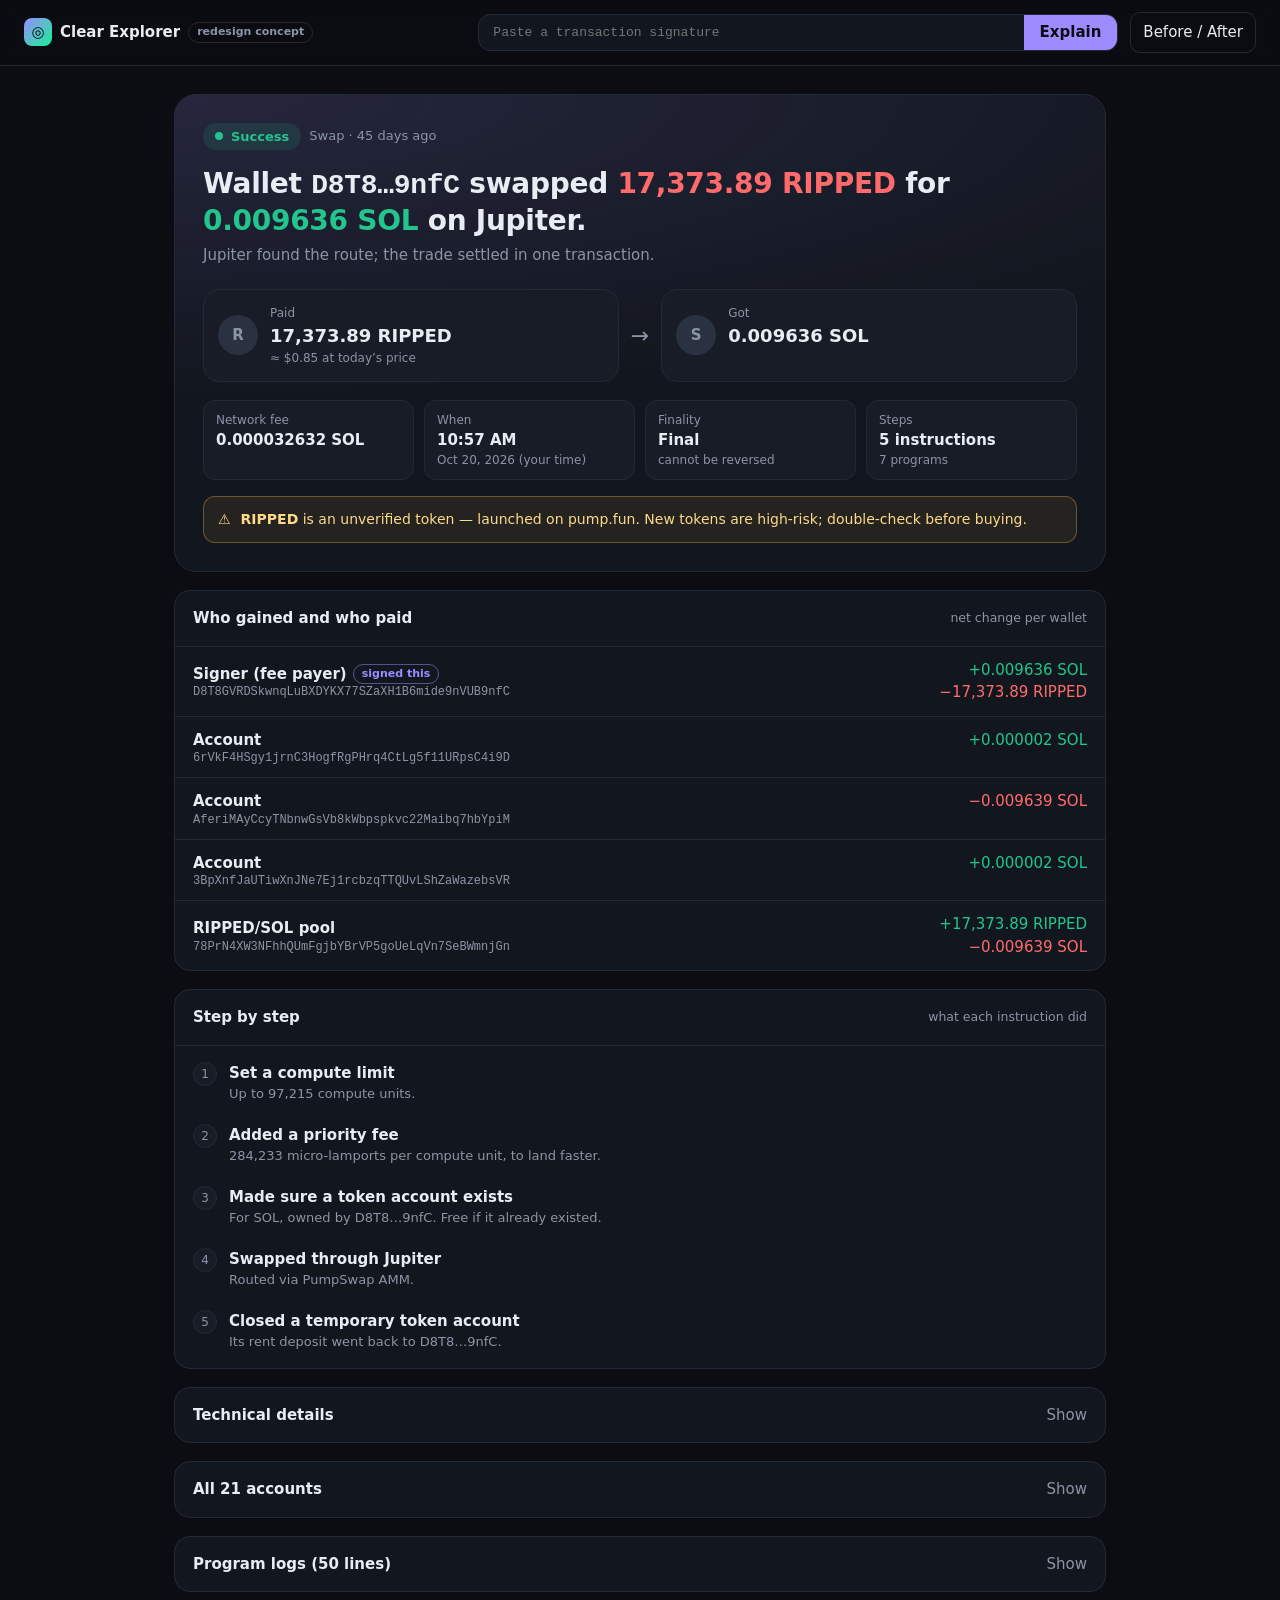
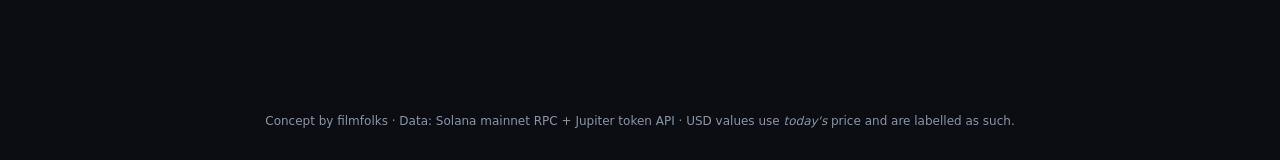
<file: site/index.html>
<!doctype html>
<html lang="en">
<head>
<meta charset="utf-8">
<meta name="viewport" content="width=device-width,initial-scale=1,viewport-fit=cover">
<title>Clear Explorer — a plain-language Solana transaction page</title>
<meta name="description" content="Redesign of the Solana Explorer transaction page: what happened, in one sentence, before any hashes.">
<link rel="stylesheet" href="styles.css">
</head>
<body>
<header class="top">
  <a class="brand" href="./" aria-label="Clear Explorer home"><span class="logo">◎</span> Clear Explorer <span class="tag">redesign concept</span></a>
  <form id="search" class="search" role="search" autocomplete="off">
    <input id="q" name="q" placeholder="Paste a transaction signature" aria-label="Transaction signature" spellcheck="false">
    <button type="submit">Explain</button>
  </form>
  <button id="toggleCompare" class="ghost" type="button" title="Show the original Solana Explorer view side by side">Before / After</button>
</header>

<main id="app" aria-live="polite">
  <section class="skeleton" id="loading">
    <div class="sk sk-title"></div><div class="sk sk-line"></div><div class="sk sk-card"></div>
  </section>
</main>

<section id="compare" class="compare" hidden>
  <div><h3>Before — explorer.solana.com</h3><img src="assets/before-desktop.png" alt="Original Solana Explorer transaction page" loading="lazy"></div>
  <div><h3>After — this redesign</h3><p class="muted">You are looking at it. Same transaction, same data, read from mainnet RPC.</p></div>
</section>

<nav class="mobilebar" aria-label="Quick actions">
  <button data-act="copy" type="button">Copy signature</button>
  <button data-act="share" type="button">Share</button>
  <button data-act="tech" type="button">Technical</button>
</nav>

<footer class="foot">Concept by filmfolks · Data: Solana mainnet RPC + Jupiter token API · USD values use <em>today's</em> price and are labelled as such.</footer>
<script src="app.js"></script>
</body>
</html>
</file>
<file: site/styles.css>
:root{
  --bg:#0b0d12; --panel:#12161e; --panel2:#171c26; --line:#232a37; --text:#e8ecf3; --muted:#8b95a7;
  --green:#22c58b; --red:#ff6b6b; --amber:#f5b942; --accent:#9b8cff; --accent2:#14f195;
  --r:16px; --mono:ui-monospace,SFMono-Regular,Menlo,Consolas,monospace;
}
*{box-sizing:border-box}
html,body{margin:0;background:var(--bg);color:var(--text);font:15px/1.5 system-ui,-apple-system,"Segoe UI",Roboto,Inter,sans-serif}
a{color:var(--accent)}
button{font:inherit;cursor:pointer}
.muted{color:var(--muted)}
.mono{font-family:var(--mono)}
.top{position:sticky;top:0;z-index:5;display:flex;gap:12px;align-items:center;padding:12px 24px;background:rgba(11,13,18,.92);backdrop-filter:blur(8px);border-bottom:1px solid var(--line)}
.brand{display:flex;gap:8px;align-items:center;color:var(--text);text-decoration:none;font-weight:700;white-space:nowrap}
.logo{display:grid;place-items:center;width:28px;height:28px;border-radius:8px;background:linear-gradient(135deg,var(--accent),var(--accent2));color:#0b0d12}
.tag{font-size:11px;font-weight:600;color:var(--muted);border:1px solid var(--line);border-radius:99px;padding:1px 8px}
.search{flex:1;display:flex;max-width:640px;margin-left:auto;border:1px solid var(--line);border-radius:12px;overflow:hidden;background:var(--panel)}
.search input{flex:1;min-width:0;background:none;border:0;color:var(--text);padding:10px 14px;font:13px var(--mono);outline:none}
.search button{border:0;background:var(--accent);color:#0b0d12;font-weight:700;padding:0 16px}
.ghost{background:none;border:1px solid var(--line);color:var(--text);border-radius:10px;padding:8px 12px;white-space:nowrap}
main{max-width:980px;margin:0 auto;padding:28px 24px 120px}

/* hero */
.hero{background:radial-gradient(1200px 300px at 0 0,rgba(155,140,255,.14),transparent),var(--panel);border:1px solid var(--line);border-radius:22px;padding:28px}
.status{display:inline-flex;gap:8px;align-items:center;font-weight:600;font-size:13px;padding:4px 12px;border-radius:99px}
.status.ok{background:rgba(34,197,139,.12);color:var(--green)}
.status.fail{background:rgba(255,107,107,.12);color:var(--red)}
.status .dot{width:8px;height:8px;border-radius:50%;background:currentColor}
.kind{font-size:13px;color:var(--muted);margin-left:8px}
.headline{font-size:28px;line-height:1.25;margin:16px 0 6px;font-weight:750;letter-spacing:-.01em}
.headline .amt.out{color:var(--red)} .headline .amt.in{color:var(--green)}
.sub{color:var(--muted);margin:0}
.flow{display:grid;grid-template-columns:1fr auto 1fr;gap:12px;align-items:center;margin-top:22px}
.tok{display:flex;gap:12px;align-items:center;background:var(--panel2);border:1px solid var(--line);border-radius:var(--r);padding:14px}
.tok img,.tok .ph{width:40px;height:40px;border-radius:50%;flex:none;background:#2a3140;display:grid;place-items:center;font-weight:700;color:var(--muted);object-fit:cover}
.tok .lab{font-size:12px;color:var(--muted)}
.tok .val{font-size:18px;font-weight:700}
.tok .usd{font-size:12px;color:var(--muted)}
.arrow{font-size:22px;color:var(--muted)}
.facts{display:grid;grid-template-columns:repeat(4,1fr);gap:10px;margin-top:18px}
.fact{background:var(--panel2);border:1px solid var(--line);border-radius:12px;padding:10px 12px}
.fact .k{font-size:12px;color:var(--muted)} .fact .v{font-weight:600}
.warn{margin-top:16px;display:flex;gap:10px;align-items:flex-start;border:1px solid rgba(245,185,66,.35);background:rgba(245,185,66,.08);color:#ffd88a;border-radius:12px;padding:12px 14px;font-size:14px}

/* sections */
.card{margin-top:18px;background:var(--panel);border:1px solid var(--line);border-radius:var(--r);overflow:hidden}
.card h2{font-size:15px;margin:0;padding:16px 18px;border-bottom:1px solid var(--line);display:flex;justify-content:space-between;align-items:center}
.card h2 small{font-weight:500;color:var(--muted)}
.row{display:flex;justify-content:space-between;gap:12px;padding:12px 18px;border-top:1px solid var(--line)}
.row:first-of-type{border-top:0}
.who{display:flex;gap:10px;align-items:center;min-width:0}
.who .name{font-weight:600}
.who .addr{font:12px var(--mono);color:var(--muted);overflow:hidden;text-overflow:ellipsis}
.chip{font-size:11px;border-radius:99px;padding:1px 8px;border:1px solid var(--line);color:var(--muted);white-space:nowrap}
.chip.you{border-color:rgba(155,140,255,.5);color:var(--accent)}
.deltas{text-align:right;white-space:nowrap}
.pos{color:var(--green)} .neg{color:var(--red)}
.steps{list-style:none;margin:0;padding:6px 0}
.steps li{display:flex;gap:12px;padding:10px 18px}
.steps .n{flex:none;width:24px;height:24px;border-radius:50%;background:var(--panel2);border:1px solid var(--line);display:grid;place-items:center;font-size:12px;color:var(--muted)}
.steps .t b{font-weight:600}
.steps .t div{font-size:13px;color:var(--muted)}
details.tech{margin-top:18px;background:var(--panel);border:1px solid var(--line);border-radius:var(--r)}
details.tech>summary{list-style:none;padding:16px 18px;font-weight:600;cursor:pointer;display:flex;justify-content:space-between}
details.tech>summary::after{content:"Show";color:var(--muted);font-weight:500}
details.tech[open]>summary::after{content:"Hide"}
.kv{display:grid;grid-template-columns:200px 1fr;border-top:1px solid var(--line)}
.kv div{padding:10px 18px;border-top:1px solid var(--line);min-width:0;overflow-wrap:anywhere}
.kv div:nth-child(-n+2){border-top:0}
.kv .k{color:var(--muted)}
.copy{background:none;border:1px solid var(--line);color:var(--muted);border-radius:8px;padding:0 8px;margin-left:6px;font-size:12px}
pre.logs{margin:0;padding:14px 18px;font:12px/1.6 var(--mono);color:#b7c0d0;max-height:360px;overflow:auto;border-top:1px solid var(--line);white-space:pre-wrap}
.err{background:rgba(255,107,107,.08);border:1px solid rgba(255,107,107,.35);border-radius:var(--r);padding:20px}
.skeleton .sk{background:linear-gradient(90deg,#141923,#1b2230,#141923);background-size:200% 100%;animation:sh 1.2s infinite;border-radius:12px;margin-bottom:12px}
.sk-title{height:34px;width:70%}.sk-line{height:16px;width:40%}.sk-card{height:180px}
@keyframes sh{to{background-position:-200% 0}}
.toast{position:fixed;left:50%;bottom:90px;transform:translateX(-50%);background:#fff;color:#000;padding:8px 14px;border-radius:99px;font-weight:600;font-size:13px;z-index:20}
.compare{max-width:1280px;margin:0 auto 80px;padding:0 24px;display:grid;grid-template-columns:1fr 1fr;gap:20px}
.compare img{width:100%;border:1px solid var(--line);border-radius:12px}
.mobilebar{display:none}
.foot{text-align:center;color:var(--muted);font-size:12px;padding:0 24px 32px}

@media (max-width:720px){
  .top{flex-wrap:wrap;padding:10px 14px}
  .tag,#toggleCompare{display:none}
  .search{order:3;flex-basis:100%;max-width:none}
  main{padding:16px 14px 110px}
  .hero{padding:20px;border-radius:18px}
  .headline{font-size:22px}
  .flow{grid-template-columns:1fr;gap:8px}
  .arrow{transform:rotate(90deg);justify-self:center}
  .facts{grid-template-columns:1fr 1fr}
  .kv{grid-template-columns:1fr}
  .kv .k{padding-bottom:0;border-top:1px solid var(--line)!important}
  .kv .v{border-top:0!important;padding-top:2px}
  .compare{grid-template-columns:1fr}
  .mobilebar{display:flex;position:fixed;left:0;right:0;bottom:0;z-index:10;gap:8px;padding:10px 12px calc(10px + env(safe-area-inset-bottom));background:rgba(18,22,30,.96);border-top:1px solid var(--line)}
  .mobilebar button{flex:1;background:var(--panel2);border:1px solid var(--line);color:var(--text);border-radius:12px;padding:12px 6px;font-size:13px;font-weight:600}
  .mobilebar button:first-child{background:var(--accent);color:#0b0d12;border-color:var(--accent)}
}
.compare[hidden]{display:none}
.who{flex:1;min-width:0}.who>div{min-width:0}
.who .addr{white-space:nowrap}
.name{display:flex;gap:6px;align-items:center;flex-wrap:wrap}
@media (max-width:720px){.row{flex-direction:column;gap:4px}.deltas{text-align:left;display:flex;gap:12px;flex-wrap:wrap}.card h2 small{display:none}}
</file>
